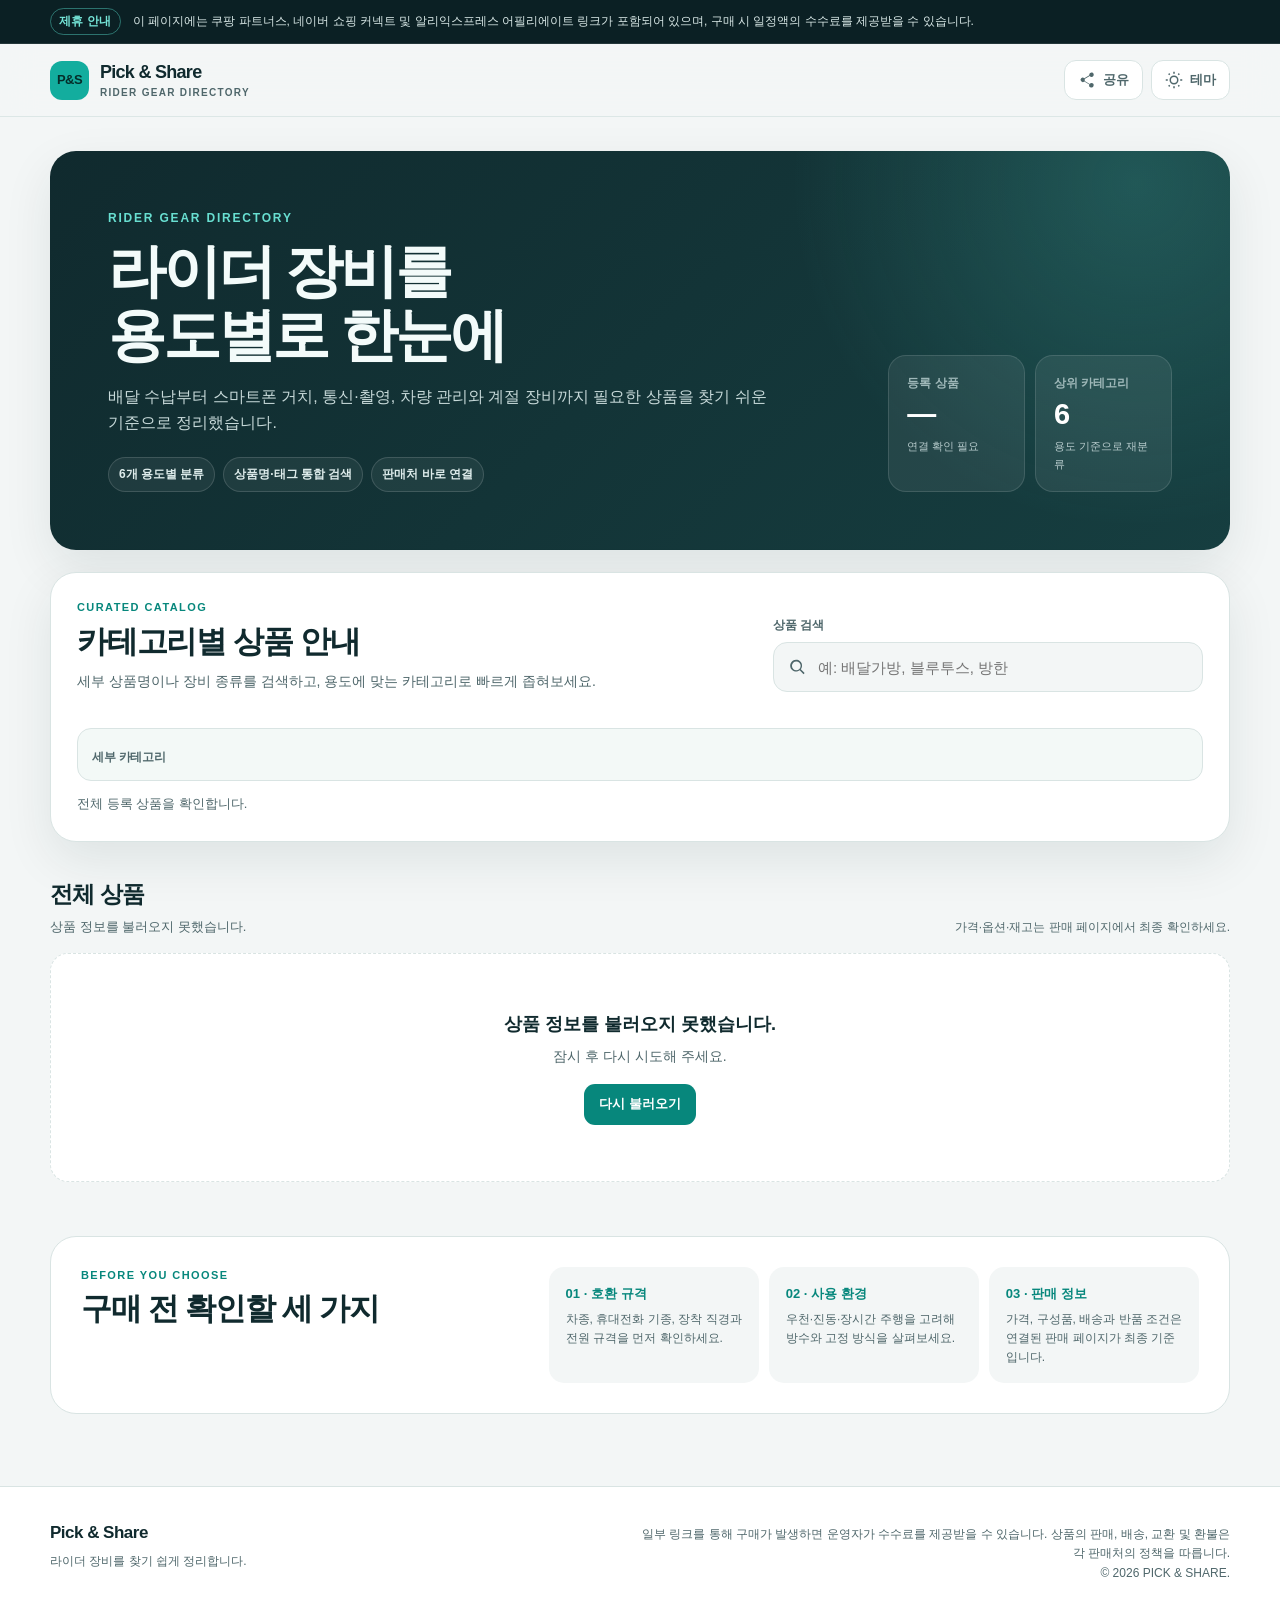
<file: index.html>
<!DOCTYPE html>
<html lang="ko">
<head>
    <meta charset="UTF-8">
    <meta name="viewport" content="width=device-width, initial-scale=1.0">
    <meta name="naver-site-verification" content="b0fb26985de9021e6b1ec23e3feced2f4d9a8174">
    <meta name="google-site-verification" content="u36-FtkXCnHJ3qi2akqjFoLQ2M7pudNXb6r19_hKcMg">
    <meta name="description" content="배달 라이더에게 필요한 수납, 거치, 통신, 촬영, 정비, 계절 장비를 용도별로 정리한 상품 안내 페이지입니다.">
    <meta name="theme-color" content="#102a2e">
    <meta name="robots" content="index, follow, max-image-preview:large">
    <link rel="canonical" href="https://azit4376-blip.github.io/pick-share/">
    <title>Pick &amp; Share | 라이더 장비 큐레이션</title>
    <link rel="stylesheet" href="styles.css?v=1.0.0">
</head>
<body>
    <a class="skip-link" href="#catalog">상품 목록으로 바로가기</a>

    <aside class="affiliate-notice" aria-label="제휴 링크 안내">
        <div class="affiliate-notice-inner">
            <strong>제휴 안내</strong>
            <p>이 페이지에는 쿠팡 파트너스, 네이버 쇼핑 커넥트 및 알리익스프레스 어필리에이트 링크가 포함되어 있으며, 구매 시 일정액의 수수료를 제공받을 수 있습니다.</p>
        </div>
    </aside>

    <header class="site-header">
        <div class="header-inner">
            <a class="brand" href="https://azit4376-blip.github.io/pick-share/" aria-label="Pick & Share 홈">
                <span class="brand-mark">P&amp;S</span>
                <span class="brand-copy"><strong>Pick &amp; Share</strong><small>RIDER GEAR DIRECTORY</small></span>
            </a>
            <div class="header-actions">
                <button class="icon-button" type="button" id="share-site" aria-label="사이트 공유">
                    <svg viewBox="0 0 24 24" aria-hidden="true"><path d="M18 16a3 3 0 0 0-2.4 1.2l-6.7-3.9a3.3 3.3 0 0 0 0-2.6l6.7-3.9A3 3 0 1 0 15 5c0 .2 0 .4.1.6L8.4 9.5A3 3 0 1 0 8.4 14l6.7 3.9A3 3 0 1 0 18 16Z"/></svg>
                    <span>공유</span>
                </button>
                <button class="icon-button" type="button" id="theme-toggle" aria-label="화면 테마 변경" aria-pressed="false">
                    <svg id="theme-icon" viewBox="0 0 24 24" aria-hidden="true"></svg>
                    <span>테마</span>
                </button>
            </div>
        </div>
    </header>

    <main class="page-shell">
        <section class="hero" aria-labelledby="hero-title">
            <div>
                <p class="eyebrow">RIDER GEAR DIRECTORY</p>
                <h1 id="hero-title">라이더 장비를<br>용도별로 한눈에</h1>
                <p class="hero-copy">배달 수납부터 스마트폰 거치, 통신·촬영, 차량 관리와 계절 장비까지 필요한 상품을 찾기 쉬운 기준으로 정리했습니다.</p>
                <div class="hero-points" aria-label="페이지 특징">
                    <span>6개 용도별 분류</span>
                    <span>상품명·태그 통합 검색</span>
                    <span>판매처 바로 연결</span>
                </div>
            </div>
            <div class="hero-stats" aria-label="상품 안내 현황">
                <div class="hero-stat"><span>등록 상품</span><strong id="total-products">—</strong><small id="data-state">상품 정보 확인 중</small></div>
                <div class="hero-stat"><span>상위 카테고리</span><strong>6</strong><small>용도 기준으로 재분류</small></div>
            </div>
        </section>

        <section class="catalog-controls" id="catalog" aria-labelledby="catalog-title">
            <div class="controls-top">
                <div class="controls-copy">
                    <p class="section-kicker">CURATED CATALOG</p>
                    <h2 id="catalog-title">카테고리별 상품 안내</h2>
                    <p>세부 상품명이나 장비 종류를 검색하고, 용도에 맞는 카테고리로 빠르게 좁혀보세요.</p>
                </div>
                <div class="search-field">
                    <label for="search-input">상품 검색</label>
                    <div class="search-box">
                        <svg viewBox="0 0 24 24" aria-hidden="true"><path d="m21 19.6-4.8-4.8a7.5 7.5 0 1 0-1.4 1.4l4.8 4.8 1.4-1.4ZM5 10.5a5.5 5.5 0 1 1 11 0 5.5 5.5 0 0 1-11 0Z"/></svg>
                        <input type="search" id="search-input" placeholder="예: 배달가방, 블루투스, 방한" autocomplete="off">
                        <button class="search-clear" type="button" id="search-clear" aria-label="검색어 지우기" hidden>✕</button>
                    </div>
                </div>
            </div>
            <nav class="category-list" id="category-list" aria-label="상품 카테고리"></nav>
            <div class="detail-category-panel" id="detail-category-panel">
                <span class="detail-category-label">세부 카테고리</span>
                <nav class="detail-category-list" id="detail-category-list" aria-label="세부 상품 카테고리"></nav>
            </div>
            <p class="category-description" id="category-description">전체 등록 상품을 확인합니다.</p>
        </section>

        <section class="results-section" aria-labelledby="results-title">
            <header class="results-heading">
                <div>
                    <h2 id="results-title">전체 상품</h2>
                    <p id="results-summary" role="status" aria-live="polite">상품 정보를 불러오고 있습니다.</p>
                </div>
                <span class="results-note">가격·옵션·재고는 판매 페이지에서 최종 확인하세요.</span>
            </header>
            <div class="product-grid" id="product-grid" aria-live="polite" aria-busy="true"></div>
            <div class="state-panel" id="empty-state" hidden>
                <strong>조건에 맞는 상품이 없습니다.</strong>
                <p>검색어를 줄이거나 다른 카테고리를 선택해 주세요.</p>
            </div>
            <div class="state-panel" id="error-state" hidden>
                <strong>상품 정보를 불러오지 못했습니다.</strong>
                <p>잠시 후 다시 시도해 주세요.</p>
                <button class="retry-button" type="button" id="retry-button">다시 불러오기</button>
            </div>
        </section>

        <section class="guide-panel" aria-labelledby="guide-title">
            <div>
                <p class="section-kicker">BEFORE YOU CHOOSE</p>
                <h2 id="guide-title">구매 전 확인할 세 가지</h2>
            </div>
            <ol class="guide-list">
                <li><strong>01 · 호환 규격</strong><span>차종, 휴대전화 기종, 장착 직경과 전원 규격을 먼저 확인하세요.</span></li>
                <li><strong>02 · 사용 환경</strong><span>우천·진동·장시간 주행을 고려해 방수와 고정 방식을 살펴보세요.</span></li>
                <li><strong>03 · 판매 정보</strong><span>가격, 구성품, 배송과 반품 조건은 연결된 판매 페이지가 최종 기준입니다.</span></li>
            </ol>
        </section>
    </main>

    <footer class="site-footer">
        <div class="footer-inner">
            <div class="footer-brand"><strong>Pick &amp; Share</strong><p>라이더 장비를 찾기 쉽게 정리합니다.</p></div>
            <p class="footer-notice">일부 링크를 통해 구매가 발생하면 운영자가 수수료를 제공받을 수 있습니다. 상품의 판매, 배송, 교환 및 환불은 각 판매처의 정책을 따릅니다.<br>© 2026 PICK &amp; SHARE.</p>
        </div>
    </footer>

    <button class="top-button" type="button" id="top-button" aria-label="페이지 맨 위로 이동">
        <svg viewBox="0 0 24 24" aria-hidden="true"><path d="m12 7-7 7 1.4 1.4L12 9.8l5.6 5.6L19 14l-7-7Z"/></svg>
    </button>
    <div class="toast" id="toast" role="status" aria-live="polite"></div>
    <script src="app.js?v=1.0.0"></script>
</body>
</html>
</file>
<file: styles.css>
:root {
    color-scheme: light;
    --canvas: #f3f6f6;
    --surface: #ffffff;
    --surface-soft: #eaf4f2;
    --ink: #102a2e;
    --ink-soft: #4f676b;
    --line: #d9e4e3;
    --mint: #13ad9e;
    --mint-dark: #07877c;
    --accent: #ffb454;
    --danger: #d84d4d;
    --shadow: 0 18px 50px rgba(16, 42, 46, 0.09);
    --radius-lg: 26px;
    --radius-md: 18px;
    --page: min(1180px, calc(100% - 40px));
}

body.dark-mode {
    color-scheme: dark;
    --canvas: #0d1719;
    --surface: #142225;
    --surface-soft: #18312f;
    --ink: #edf7f6;
    --ink-soft: #a7bcbe;
    --line: #2a3e41;
    --mint: #55d7c8;
    --mint-dark: #72e5d8;
    --accent: #ffc36f;
    --shadow: 0 20px 54px rgba(0, 0, 0, 0.28);
}

*,
*::before,
*::after {
    box-sizing: border-box;
}

html {
    scroll-behavior: smooth;
}

body {
    margin: 0;
    color: var(--ink);
    background: var(--canvas);
    font-family: Pretendard, "Noto Sans KR", -apple-system, BlinkMacSystemFont, "Segoe UI", sans-serif;
    line-height: 1.6;
    overflow-x: hidden;
}

button,
input {
    font: inherit;
}

button,
a {
    -webkit-tap-highlight-color: transparent;
}

button {
    color: inherit;
}

a {
    color: inherit;
}

img {
    display: block;
    max-width: 100%;
}

[hidden] {
    display: none !important;
}

.skip-link {
    position: fixed;
    top: 10px;
    left: 10px;
    z-index: 2000;
    padding: 10px 14px;
    border-radius: 10px;
    color: #fff;
    background: var(--mint-dark);
    transform: translateY(-150%);
}

.skip-link:focus {
    transform: translateY(0);
}

.affiliate-notice {
    color: #d9e8e7;
    background: #0b2024;
    border-bottom: 1px solid rgba(255, 255, 255, 0.1);
}

.affiliate-notice-inner {
    display: flex;
    width: var(--page);
    min-height: 42px;
    align-items: center;
    gap: 12px;
    margin: 0 auto;
    padding: 8px 0;
}

.affiliate-notice strong {
    flex: 0 0 auto;
    padding: 3px 8px;
    border: 1px solid rgba(85, 215, 200, 0.45);
    border-radius: 999px;
    color: #75e5d8;
    font-size: 12px;
    letter-spacing: 0.02em;
}

.affiliate-notice p {
    margin: 0;
    font-size: 12px;
    line-height: 1.45;
}

.site-header {
    position: sticky;
    top: 0;
    z-index: 1000;
    border-bottom: 1px solid color-mix(in srgb, var(--line), transparent 15%);
    background: color-mix(in srgb, var(--canvas), transparent 8%);
    backdrop-filter: blur(16px);
}

.header-inner {
    display: flex;
    width: var(--page);
    min-height: 72px;
    align-items: center;
    justify-content: space-between;
    gap: 20px;
    margin: 0 auto;
}

.brand {
    display: inline-flex;
    align-items: center;
    gap: 11px;
    text-decoration: none;
}

.brand-mark {
    display: grid;
    width: 39px;
    height: 39px;
    place-items: center;
    border-radius: 12px;
    color: #052d2a;
    background: var(--mint);
    font-size: 13px;
    font-weight: 900;
    letter-spacing: -0.04em;
}

.brand-copy {
    display: flex;
    flex-direction: column;
    line-height: 1.15;
}

.brand-copy strong {
    font-size: 18px;
    font-weight: 900;
    letter-spacing: -0.04em;
}

.brand-copy small {
    margin-top: 4px;
    color: var(--ink-soft);
    font-size: 10px;
    font-weight: 750;
    letter-spacing: 0.13em;
}

.header-actions {
    display: flex;
    align-items: center;
    gap: 8px;
}

.icon-button {
    display: inline-flex;
    min-height: 40px;
    align-items: center;
    justify-content: center;
    gap: 7px;
    padding: 0 13px;
    border: 1px solid var(--line);
    border-radius: 12px;
    color: var(--ink-soft);
    background: var(--surface);
    cursor: pointer;
    transition: border-color 0.2s, color 0.2s, transform 0.2s;
}

.icon-button:hover {
    border-color: var(--mint);
    color: var(--mint-dark);
    transform: translateY(-1px);
}

.icon-button svg {
    width: 18px;
    height: 18px;
    fill: currentColor;
}

.icon-button span {
    font-size: 13px;
    font-weight: 750;
}

.page-shell {
    width: var(--page);
    margin: 0 auto;
    padding: 34px 0 72px;
}

.hero {
    display: grid;
    grid-template-columns: minmax(0, 1.45fr) minmax(280px, 0.55fr);
    gap: 32px;
    align-items: end;
    padding: clamp(30px, 5vw, 58px);
    border-radius: var(--radius-lg);
    color: #f3fbfa;
    background:
        radial-gradient(circle at 92% 8%, rgba(85, 215, 200, 0.2), transparent 30%),
        linear-gradient(135deg, #102a2e 0%, #163e40 100%);
    box-shadow: var(--shadow);
    overflow: hidden;
}

.eyebrow {
    margin: 0 0 11px;
    color: #68dfd1;
    font-size: 12px;
    font-weight: 850;
    letter-spacing: 0.15em;
}

.hero h1 {
    max-width: 720px;
    margin: 0;
    font-size: clamp(34px, 5vw, 58px);
    line-height: 1.1;
    letter-spacing: -0.055em;
    word-break: keep-all;
}

.hero-copy {
    max-width: 680px;
    margin: 17px 0 0;
    color: #c7d9d9;
    font-size: 16px;
    word-break: keep-all;
}

.hero-points {
    display: flex;
    flex-wrap: wrap;
    gap: 8px;
    margin-top: 22px;
}

.hero-points span {
    padding: 7px 10px;
    border: 1px solid rgba(255, 255, 255, 0.14);
    border-radius: 999px;
    color: #deeceb;
    background: rgba(255, 255, 255, 0.06);
    font-size: 12px;
    font-weight: 700;
}

.hero-stats {
    display: grid;
    grid-template-columns: repeat(2, minmax(0, 1fr));
    gap: 10px;
}

.hero-stat {
    min-height: 112px;
    padding: 18px;
    border: 1px solid rgba(255, 255, 255, 0.12);
    border-radius: 18px;
    background: rgba(255, 255, 255, 0.07);
}

.hero-stat span {
    display: block;
    color: #9fb8b9;
    font-size: 12px;
    font-weight: 700;
}

.hero-stat strong {
    display: block;
    margin-top: 5px;
    color: #fff;
    font-size: 29px;
    line-height: 1.15;
    letter-spacing: -0.04em;
}

.hero-stat small {
    display: block;
    margin-top: 7px;
    color: #b8cccd;
    font-size: 11px;
}

.catalog-controls {
    margin-top: 22px;
    padding: 26px;
    border: 1px solid var(--line);
    border-radius: var(--radius-lg);
    background: var(--surface);
    box-shadow: var(--shadow);
    scroll-margin-top: 92px;
}

.controls-top {
    display: grid;
    grid-template-columns: minmax(0, 1fr) minmax(300px, 430px);
    align-items: end;
    gap: 28px;
}

.section-kicker {
    margin: 0 0 6px;
    color: var(--mint-dark);
    font-size: 11px;
    font-weight: 850;
    letter-spacing: 0.13em;
}

.controls-copy h2,
.guide-panel h2 {
    margin: 0;
    font-size: clamp(24px, 3vw, 31px);
    line-height: 1.25;
    letter-spacing: -0.04em;
}

.controls-copy p:last-child {
    margin: 8px 0 0;
    color: var(--ink-soft);
    font-size: 14px;
}

.search-field label {
    display: block;
    margin-bottom: 7px;
    color: var(--ink-soft);
    font-size: 12px;
    font-weight: 750;
}

.search-box {
    position: relative;
}

.search-box svg {
    position: absolute;
    top: 50%;
    left: 15px;
    width: 19px;
    height: 19px;
    color: var(--ink-soft);
    fill: currentColor;
    transform: translateY(-50%);
    pointer-events: none;
}

.search-box input {
    width: 100%;
    height: 50px;
    padding: 0 48px 0 44px;
    border: 1px solid var(--line);
    border-radius: 14px;
    outline: none;
    color: var(--ink);
    background: var(--canvas);
    font-size: 15px;
    transition: border-color 0.2s, box-shadow 0.2s;
}

.search-box input:focus {
    border-color: var(--mint);
    box-shadow: 0 0 0 4px color-mix(in srgb, var(--mint), transparent 82%);
}

.search-clear {
    position: absolute;
    top: 50%;
    right: 10px;
    display: grid;
    width: 30px;
    height: 30px;
    place-items: center;
    border: 0;
    border-radius: 9px;
    color: var(--ink-soft);
    background: transparent;
    cursor: pointer;
    transform: translateY(-50%);
}

.search-clear:hover {
    color: var(--ink);
    background: var(--surface-soft);
}

.category-list {
    display: flex;
    flex-wrap: wrap;
    gap: 9px;
    margin-top: 22px;
}

.category-button {
    display: inline-flex;
    min-height: 42px;
    align-items: center;
    gap: 8px;
    padding: 0 13px;
    border: 1px solid var(--line);
    border-radius: 13px;
    color: var(--ink-soft);
    background: var(--canvas);
    cursor: pointer;
    font-size: 14px;
    font-weight: 750;
    transition: all 0.2s;
}

.category-button:hover {
    border-color: var(--mint);
    color: var(--mint-dark);
}

.category-button[aria-pressed="true"] {
    border-color: var(--ink);
    color: var(--surface);
    background: var(--ink);
}

body.dark-mode .category-button[aria-pressed="true"] {
    color: #0b2426;
    background: var(--mint);
    border-color: var(--mint);
}

.category-count {
    display: grid;
    min-width: 22px;
    height: 22px;
    place-items: center;
    padding: 0 6px;
    border-radius: 999px;
    color: var(--ink-soft);
    background: var(--surface);
    font-size: 11px;
}

.category-button[aria-pressed="true"] .category-count {
    color: var(--ink);
}

.detail-category-panel {
    display: grid;
    grid-template-columns: auto minmax(0, 1fr);
    align-items: start;
    gap: 12px;
    margin-top: 14px;
    padding: 13px 14px;
    border: 1px solid var(--line);
    border-radius: 14px;
    background: color-mix(in srgb, var(--surface-soft), var(--surface) 42%);
}

.detail-category-label {
    padding-top: 6px;
    color: var(--ink-soft);
    font-size: 12px;
    font-weight: 800;
    letter-spacing: -0.02em;
    white-space: nowrap;
}

.detail-category-list {
    display: flex;
    min-width: 0;
    flex-wrap: wrap;
    gap: 7px;
}

.detail-category-button {
    display: inline-flex;
    min-height: 32px;
    align-items: center;
    gap: 6px;
    padding: 0 10px;
    border: 1px solid var(--line);
    border-radius: 999px;
    color: var(--ink-soft);
    background: var(--surface);
    cursor: pointer;
    font-size: 12px;
    font-weight: 700;
    transition: border-color 0.2s, color 0.2s, background 0.2s;
}

.detail-category-button:hover {
    border-color: var(--mint);
    color: var(--mint-dark);
}

.detail-category-button[aria-pressed="true"] {
    border-color: var(--mint-dark);
    color: var(--surface);
    background: var(--mint-dark);
}

body.dark-mode .detail-category-button[aria-pressed="true"] {
    border-color: var(--mint);
    color: #0b2426;
    background: var(--mint);
}

.detail-category-count {
    opacity: 0.72;
    font-size: 10px;
}

.category-description {
    margin: 13px 0 0;
    color: var(--ink-soft);
    font-size: 13px;
}

.results-section {
    margin-top: 34px;
}

.results-heading {
    display: flex;
    align-items: end;
    justify-content: space-between;
    gap: 24px;
    margin-bottom: 15px;
}

.results-heading h2 {
    margin: 0;
    font-size: 23px;
    letter-spacing: -0.035em;
}

.results-heading p {
    margin: 4px 0 0;
    color: var(--ink-soft);
    font-size: 13px;
}

.results-note {
    flex: 0 0 auto;
    color: var(--ink-soft);
    font-size: 12px;
}

.product-grid {
    display: grid;
    grid-template-columns: repeat(4, minmax(0, 1fr));
    gap: 18px;
}

.product-card {
    display: flex;
    min-width: 0;
    flex-direction: column;
    border: 1px solid var(--line);
    border-radius: var(--radius-md);
    background: var(--surface);
    overflow: hidden;
    box-shadow: 0 8px 26px rgba(16, 42, 46, 0.055);
    transition: border-color 0.22s, box-shadow 0.22s, transform 0.22s;
}

.product-card:hover {
    border-color: color-mix(in srgb, var(--mint), var(--line) 35%);
    box-shadow: 0 18px 40px rgba(16, 42, 46, 0.12);
    transform: translateY(-4px);
}

.product-media {
    position: relative;
    display: grid;
    aspect-ratio: 1 / 0.82;
    place-items: center;
    background: #eef3f3;
    overflow: hidden;
}

body.dark-mode .product-media {
    background: #0f1b1d;
}

.product-media > a {
    position: absolute;
    inset: 0;
}

.product-image {
    width: 100%;
    height: 100%;
    object-fit: contain;
    padding: 8px;
    transition: transform 0.28s;
}

.product-card:hover .product-image {
    transform: scale(1.035);
}

.image-fallback {
    display: grid;
    width: 100%;
    height: 100%;
    place-items: center;
    padding: 20px;
    color: var(--mint-dark);
    background:
        radial-gradient(circle at 25% 25%, color-mix(in srgb, var(--mint), transparent 82%), transparent 32%),
        var(--surface-soft);
    text-align: center;
}

.image-fallback strong {
    display: grid;
    width: 64px;
    height: 64px;
    place-items: center;
    border: 1px solid color-mix(in srgb, var(--mint), transparent 55%);
    border-radius: 20px;
    font-size: 19px;
    letter-spacing: -0.04em;
}

.platform-badge {
    position: absolute;
    top: 11px;
    left: 11px;
    z-index: 2;
    padding: 5px 8px;
    border-radius: 8px;
    color: #fff;
    background: #3f5559;
    font-size: 10px;
    font-weight: 850;
    letter-spacing: 0.04em;
    box-shadow: 0 3px 10px rgba(0, 0, 0, 0.12);
}

.platform-coupang { background: #e94b50; }
.platform-naver { background: #13a05a; }
.platform-aliexpress { background: #e96b28; }

.product-body {
    display: flex;
    min-height: 188px;
    flex: 1;
    flex-direction: column;
    padding: 17px;
}

.product-tags {
    display: flex;
    min-height: 22px;
    flex-wrap: wrap;
    gap: 5px;
}

.product-tags span {
    padding: 3px 7px;
    border-radius: 999px;
    color: var(--mint-dark);
    background: var(--surface-soft);
    font-size: 10px;
    font-weight: 750;
}

.product-title {
    display: -webkit-box;
    min-height: 48px;
    margin: 11px 0 16px;
    color: var(--ink);
    font-size: 15px;
    font-weight: 800;
    line-height: 1.55;
    letter-spacing: -0.025em;
    word-break: keep-all;
    -webkit-box-orient: vertical;
    -webkit-line-clamp: 2;
    overflow: hidden;
}

.product-title a {
    text-decoration: none;
}

.product-title a:hover {
    color: var(--mint-dark);
}

.product-actions {
    display: grid;
    grid-template-columns: minmax(0, 1fr) 42px;
    gap: 7px;
    margin-top: auto;
}

.product-link,
.copy-link {
    display: inline-flex;
    min-height: 42px;
    align-items: center;
    justify-content: center;
    border-radius: 11px;
    cursor: pointer;
    font-size: 13px;
    font-weight: 800;
    text-decoration: none;
}

.product-link {
    color: #fff;
    background: var(--ink);
    transition: background 0.2s;
}

body.dark-mode .product-link {
    color: #062928;
    background: var(--mint);
}

.product-link:hover {
    background: var(--mint-dark);
}

.copy-link {
    border: 1px solid var(--line);
    color: var(--ink-soft);
    background: var(--canvas);
}

.copy-link:hover {
    border-color: var(--mint);
    color: var(--mint-dark);
}

.copy-link svg {
    width: 17px;
    height: 17px;
    fill: currentColor;
}

.state-panel {
    padding: 56px 20px;
    border: 1px dashed var(--line);
    border-radius: var(--radius-md);
    color: var(--ink-soft);
    background: var(--surface);
    text-align: center;
}

.state-panel strong {
    display: block;
    color: var(--ink);
    font-size: 18px;
}

.state-panel p {
    margin: 7px 0 0;
    font-size: 14px;
}

.retry-button {
    margin-top: 16px;
    padding: 10px 15px;
    border: 0;
    border-radius: 11px;
    color: #fff;
    background: var(--mint-dark);
    cursor: pointer;
    font-size: 13px;
    font-weight: 800;
}

.skeleton-card {
    height: 382px;
    border: 1px solid var(--line);
    border-radius: var(--radius-md);
    background:
        linear-gradient(90deg, transparent 25%, color-mix(in srgb, var(--surface), #fff 30%) 50%, transparent 75%) 0 0 / 200% 100%,
        var(--surface-soft);
    animation: skeleton 1.4s linear infinite;
}

@keyframes skeleton {
    to { background-position: -200% 0; }
}

.guide-panel {
    display: grid;
    grid-template-columns: 0.8fr 1.2fr;
    gap: 34px;
    margin-top: 54px;
    padding: 30px;
    border: 1px solid var(--line);
    border-radius: var(--radius-lg);
    background: var(--surface);
}

.guide-list {
    display: grid;
    grid-template-columns: repeat(3, minmax(0, 1fr));
    gap: 10px;
    margin: 0;
    padding: 0;
    list-style: none;
}

.guide-list li {
    padding: 17px;
    border-radius: 15px;
    background: var(--canvas);
}

.guide-list strong {
    display: block;
    color: var(--mint-dark);
    font-size: 13px;
}

.guide-list span {
    display: block;
    margin-top: 6px;
    color: var(--ink-soft);
    font-size: 12px;
    line-height: 1.55;
}

.site-footer {
    border-top: 1px solid var(--line);
    background: var(--surface);
}

.footer-inner {
    display: flex;
    width: var(--page);
    align-items: flex-start;
    justify-content: space-between;
    gap: 30px;
    margin: 0 auto;
    padding: 32px 0;
}

.footer-brand strong {
    font-size: 17px;
    letter-spacing: -0.03em;
}

.footer-brand p,
.footer-notice {
    margin: 6px 0 0;
    color: var(--ink-soft);
    font-size: 12px;
}

.footer-notice {
    max-width: 600px;
    text-align: right;
}

.top-button {
    position: fixed;
    right: 22px;
    bottom: 22px;
    z-index: 500;
    display: grid;
    width: 46px;
    height: 46px;
    place-items: center;
    border: 1px solid var(--line);
    border-radius: 14px;
    color: var(--ink);
    background: var(--surface);
    box-shadow: var(--shadow);
    cursor: pointer;
    opacity: 0;
    visibility: hidden;
    transform: translateY(8px);
    transition: all 0.2s;
}

.top-button.visible {
    opacity: 1;
    visibility: visible;
    transform: translateY(0);
}

.top-button svg {
    width: 20px;
    height: 20px;
    fill: currentColor;
}

.toast {
    position: fixed;
    left: 50%;
    bottom: 24px;
    z-index: 1500;
    max-width: calc(100% - 40px);
    padding: 12px 17px;
    border-radius: 12px;
    color: #fff;
    background: #102a2e;
    box-shadow: 0 12px 34px rgba(0, 0, 0, 0.24);
    font-size: 13px;
    font-weight: 750;
    opacity: 0;
    visibility: hidden;
    transform: translate(-50%, 8px);
    transition: all 0.2s;
}

.toast.visible {
    opacity: 1;
    visibility: visible;
    transform: translate(-50%, 0);
}

@media (max-width: 980px) {
    .hero {
        grid-template-columns: 1fr;
    }

    .hero-stats {
        max-width: 520px;
    }

    .controls-top,
    .guide-panel {
        grid-template-columns: 1fr;
    }

    .product-grid {
        grid-template-columns: repeat(3, minmax(0, 1fr));
    }
}

@media (max-width: 720px) {
    :root {
        --page: calc(100% - 24px);
        --radius-lg: 20px;
    }

    .affiliate-notice-inner {
        align-items: flex-start;
        gap: 8px;
    }

    .affiliate-notice strong {
        margin-top: 1px;
    }

    .header-inner {
        min-height: 64px;
    }

    .brand-copy small,
    .icon-button span {
        display: none;
    }

    .icon-button {
        width: 40px;
        padding: 0;
    }

    .page-shell {
        padding-top: 18px;
    }

    .hero {
        gap: 25px;
        padding: 27px 22px;
    }

    .hero h1 {
        font-size: clamp(31px, 10vw, 44px);
    }

    .hero-copy {
        font-size: 14px;
    }

    .hero-stat {
        min-height: 94px;
        padding: 14px;
    }

    .hero-stat strong {
        font-size: 24px;
    }

    .catalog-controls {
        padding: 20px 16px;
    }

    .category-list {
        flex-wrap: nowrap;
        margin-right: -16px;
        margin-left: -16px;
        padding: 0 16px 5px;
        overflow-x: auto;
        scrollbar-width: none;
    }

    .category-list::-webkit-scrollbar {
        display: none;
    }

    .category-button {
        flex: 0 0 auto;
    }

    .detail-category-panel {
        grid-template-columns: 1fr;
        gap: 8px;
        padding-right: 0;
        padding-left: 14px;
    }

    .detail-category-label {
        padding-top: 0;
    }

    .detail-category-list {
        flex-wrap: nowrap;
        padding: 0 14px 3px 0;
        overflow-x: auto;
        scrollbar-width: none;
    }

    .detail-category-list::-webkit-scrollbar {
        display: none;
    }

    .detail-category-button {
        flex: 0 0 auto;
    }

    .results-heading {
        display: block;
    }

    .results-note {
        display: block;
        margin-top: 8px;
    }

    .product-grid {
        grid-template-columns: repeat(2, minmax(0, 1fr));
        gap: 11px;
    }

    .product-body {
        min-height: 174px;
        padding: 13px;
    }

    .product-title {
        min-height: 64px;
        margin-bottom: 12px;
        font-size: 13px;
        -webkit-line-clamp: 3;
    }

    .product-tags span:nth-child(n+2) {
        display: none;
    }

    .product-actions {
        grid-template-columns: minmax(0, 1fr) 38px;
    }

    .product-link,
    .copy-link {
        min-height: 39px;
        font-size: 12px;
    }

    .guide-panel {
        padding: 22px 18px;
    }

    .guide-list {
        grid-template-columns: 1fr;
    }

    .footer-inner {
        display: block;
    }

    .footer-notice {
        margin-top: 16px;
        text-align: left;
    }

    .top-button {
        right: 13px;
        bottom: 13px;
    }
}

@media (max-width: 380px) {
    .product-grid {
        grid-template-columns: 1fr;
    }

    .product-media {
        aspect-ratio: 1 / 0.7;
    }
}

@media (prefers-reduced-motion: reduce) {
    *,
    *::before,
    *::after {
        scroll-behavior: auto !important;
        animation-duration: 0.01ms !important;
        animation-iteration-count: 1 !important;
        transition-duration: 0.01ms !important;
    }
}
</file>
